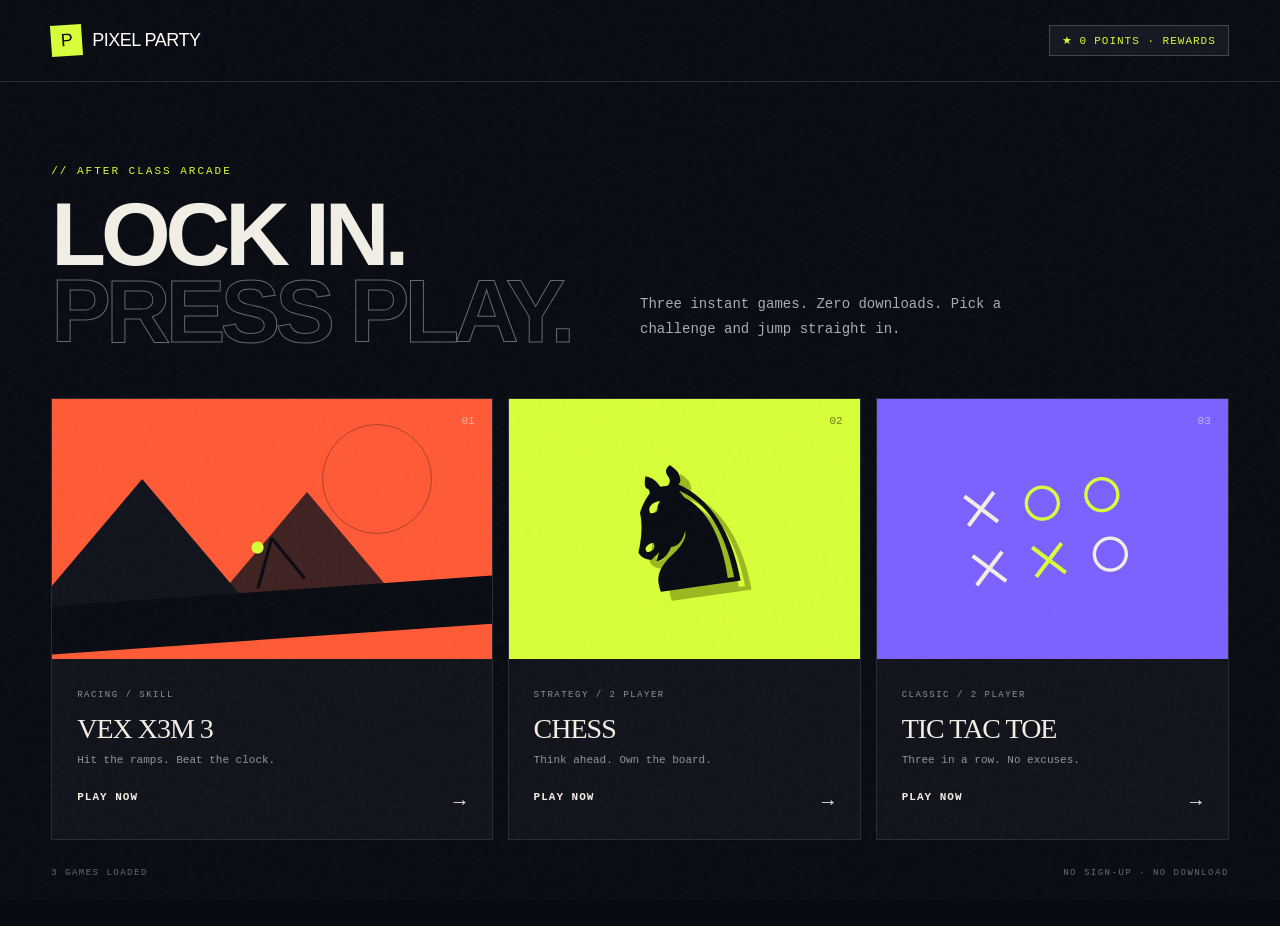
<file: index.html>
<!doctype html>
<html lang="en">
<head>
  <meta charset="UTF-8">
  <meta name="viewport" content="width=device-width, initial-scale=1.0">
  <meta name="theme-color" content="#090b12">
  <title>Pixel Party</title>
  <link rel="stylesheet" href="styles.css">
  <link rel="stylesheet" href="rewards.css">
</head>
<body>
  <div class="noise"></div>
  <header class="topbar">
    <a class="brand" href="index.html" aria-label="Pixel Party home"><span class="brand-mark">P</span>PIXEL PARTY</a>
    <a class="points-pill" href="rewards.html">★ <span data-points>0</span> POINTS · REWARDS</a>
  </header>

  <main>
    <section id="home" class="screen active">
      <div class="hero">
        <p class="eyebrow">// AFTER CLASS ARCADE</p>
        <h1>LOCK IN.<br><span>PRESS PLAY.</span></h1>
        <p class="intro">Three instant games. Zero downloads. Pick a challenge and jump straight in.</p>
      </div>
      <div class="game-grid">
        <a class="game-card bike-card" href="bike.html">
          <div class="card-art bike-art"><span class="sun"></span><span class="mountain one"></span><span class="mountain two"></span><span class="rider">●<b>╱╲</b></span><span class="track"></span><em>01</em></div>
          <div class="card-copy"><span>RACING / SKILL</span><h2>VEX X3M 3</h2><p>Hit the ramps. Beat the clock.</p><b class="play">PLAY NOW <i>→</i></b></div>
        </a>
        <a class="game-card chess-card" href="chess.html">
          <div class="card-art chess-art"><span>♞</span><em>02</em></div>
          <div class="card-copy"><span>STRATEGY / 2 PLAYER</span><h2>CHESS</h2><p>Think ahead. Own the board.</p><b class="play">PLAY NOW <i>→</i></b></div>
        </a>
        <a class="game-card ttt-card" href="tic-tac-toe.html">
          <div class="card-art ttt-art"><div>×<i>○</i><i>○</i>×<i>×</i>○</div><em>03</em></div>
          <div class="card-copy"><span>CLASSIC / 2 PLAYER</span><h2>TIC TAC TOE</h2><p>Three in a row. No excuses.</p><b class="play">PLAY NOW <i>→</i></b></div>
        </a>
      </div>
      <footer><span>3 GAMES LOADED</span><span>NO SIGN-UP · NO DOWNLOAD</span></footer>
    </section>

  </main>
  <script src="rewards.js"></script>
</body>
</html>
</file>
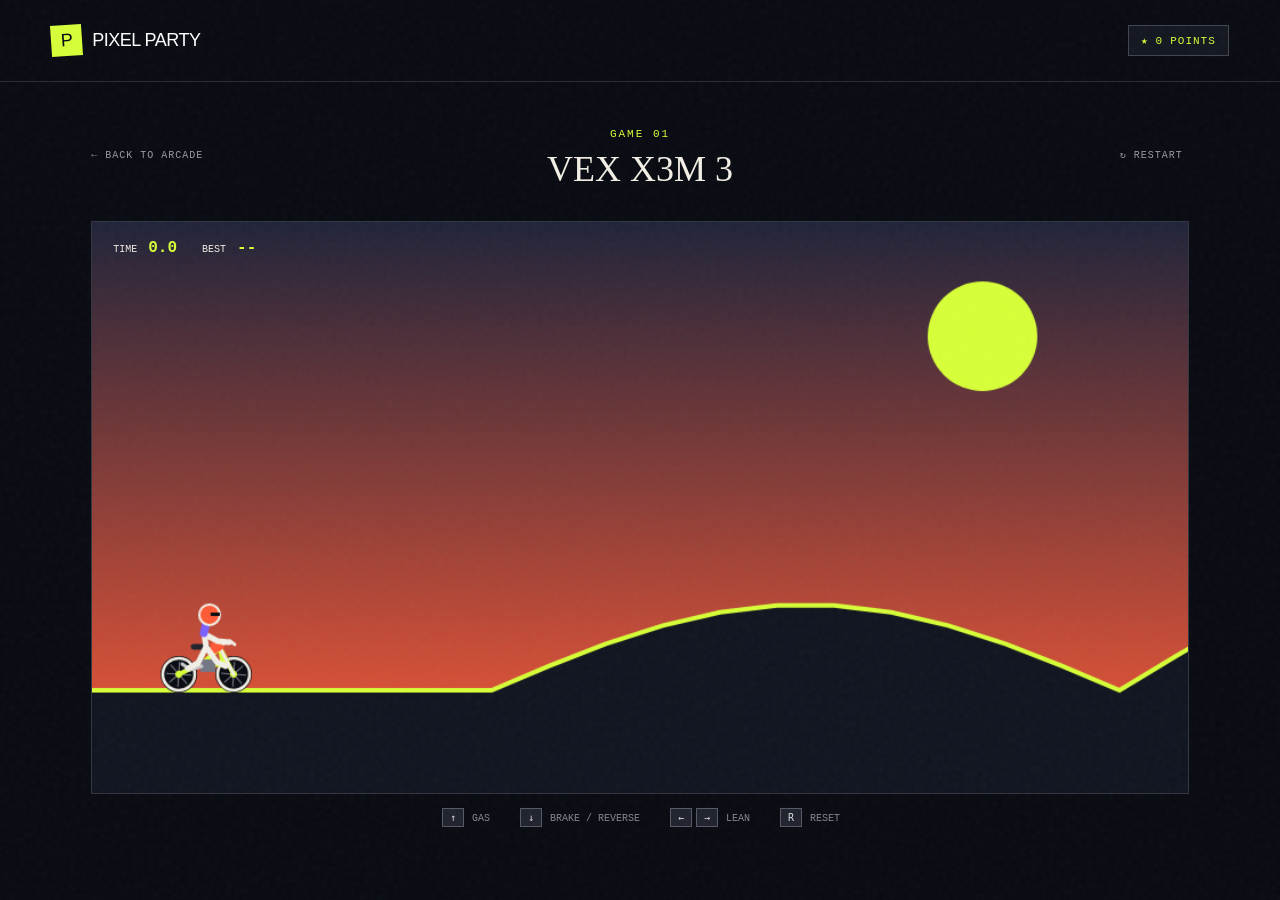
<file: bike.html>
<!doctype html>
<html lang="en">
<head>
  <meta charset="UTF-8">
  <meta name="viewport" content="width=device-width,initial-scale=1">
  <meta name="theme-color" content="#090b12">
  <title>Vex X3M 3 · Pixel Party</title>
  <link rel="stylesheet" href="styles.css">
  <link rel="stylesheet" href="rewards.css">
</head>
<body class="game-page">
  <div class="noise"></div>
  <header class="topbar"><a class="brand" href="index.html"><span class="brand-mark">P</span>PIXEL PARTY</a><a class="points-pill" href="rewards.html">★ <span data-points>0</span> POINTS</a></header>
  <main class="game-screen screen active">
    <div class="game-header"><a class="back" href="index.html">← BACK TO ARCADE</a><div><p>GAME 01</p><h1>VEX X3M 3</h1></div><button id="reset" class="reset">↻ RESTART</button></div>
    <div class="game-panel">
      <div class="hud"><span>TIME <b id="bike-time">0.0</b></span><span>BEST <b id="bike-best">--</b></span></div>
      <canvas id="bike-canvas" width="960" height="500"></canvas>
      <div class="controls"><span><kbd>↑</kbd> GAS</span><span><kbd>↓</kbd> BRAKE / REVERSE</span><span><kbd>←</kbd><kbd>→</kbd> LEAN</span><span><kbd>R</kbd> RESET</span></div>
    </div>
  </main>
  <script src="rewards.js"></script><script src="script.js"></script>
</body>
</html>
</file>
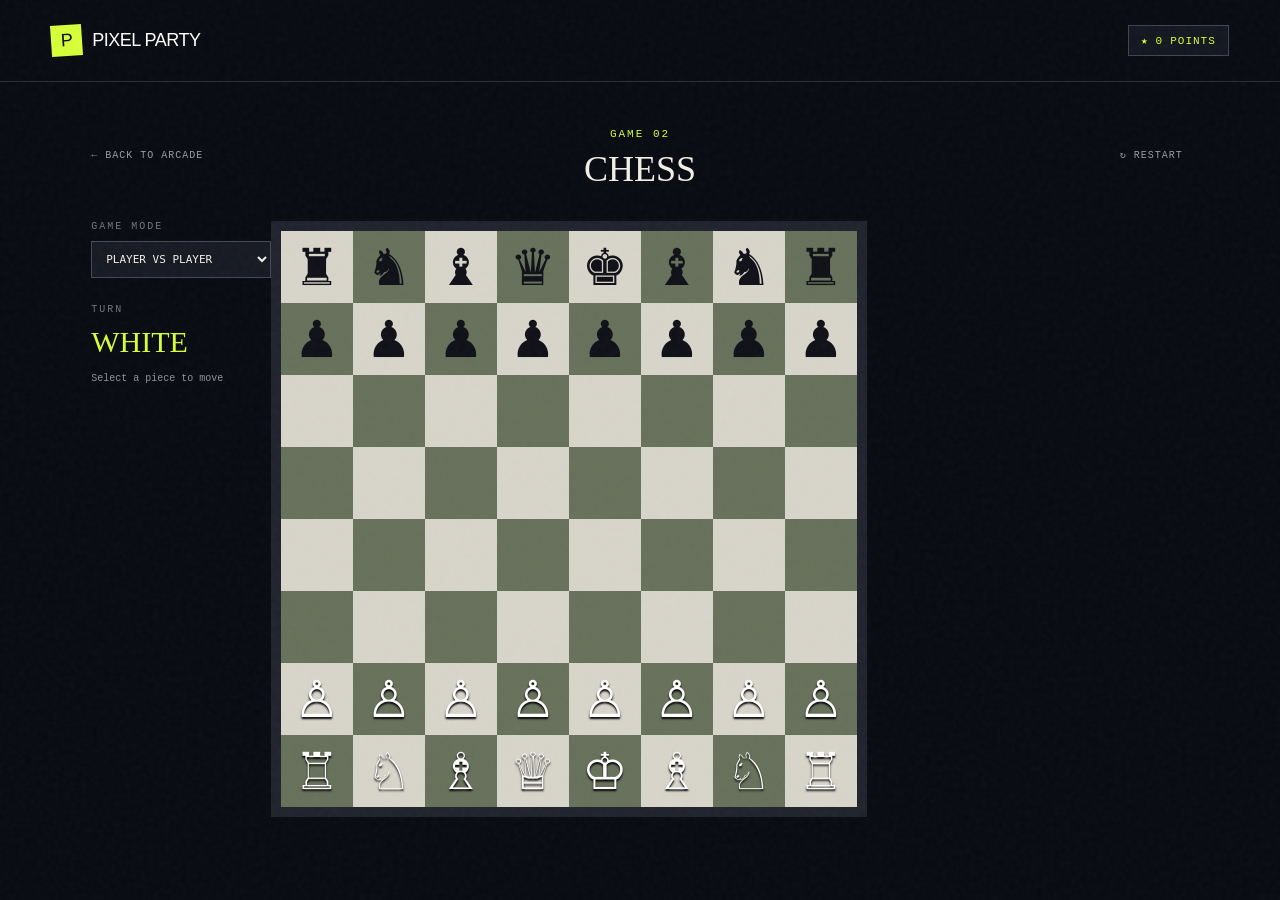
<file: chess.html>
<!doctype html><html lang="en"><head><meta charset="UTF-8"><meta name="viewport" content="width=device-width,initial-scale=1"><meta name="theme-color" content="#090b12"><title>Chess · Pixel Party</title><link rel="stylesheet" href="styles.css"><link rel="stylesheet" href="rewards.css"><style>.mode-picker{display:block;margin:0 0 26px;color:#777;font-size:10px;letter-spacing:2px}.mode-picker select{display:block;width:100%;margin-top:9px;padding:10px;border:1px solid #454955;background:#171a23;color:#f2efe6;font:11px 'DM Mono',monospace;cursor:pointer}.mode-picker select:focus{outline:2px solid var(--acid);outline-offset:2px}.mode-picker select:disabled{cursor:not-allowed;opacity:.55}.chess-board.game-over .square,.square:disabled{cursor:not-allowed}</style></head>
<body class="game-page"><div class="noise"></div><header class="topbar"><a class="brand" href="index.html"><span class="brand-mark">P</span>PIXEL PARTY</a><a class="points-pill" href="rewards.html">★ <span data-points>0</span> POINTS</a></header><main class="game-screen screen active"><div class="game-header"><a class="back" href="index.html">← BACK TO ARCADE</a><div><p>GAME 02</p><h1>CHESS</h1></div><button id="reset" class="reset">↻ RESTART</button></div><div class="game-panel board-layout"><div class="side-panel"><label class="mode-picker">GAME MODE<select id="game-mode" aria-label="Game mode"><option value="player">PLAYER VS PLAYER</option><option value="cpu">PLAYER VS CPU</option></select></label><p>TURN</p><strong id="chess-turn">WHITE</strong><span id="chess-message">Select a piece to move</span></div><div id="chess-board" class="chess-board" aria-label="Chess board"></div></div></main><script src="rewards.js"></script><script src="chess.js"></script></body></html>
</file>
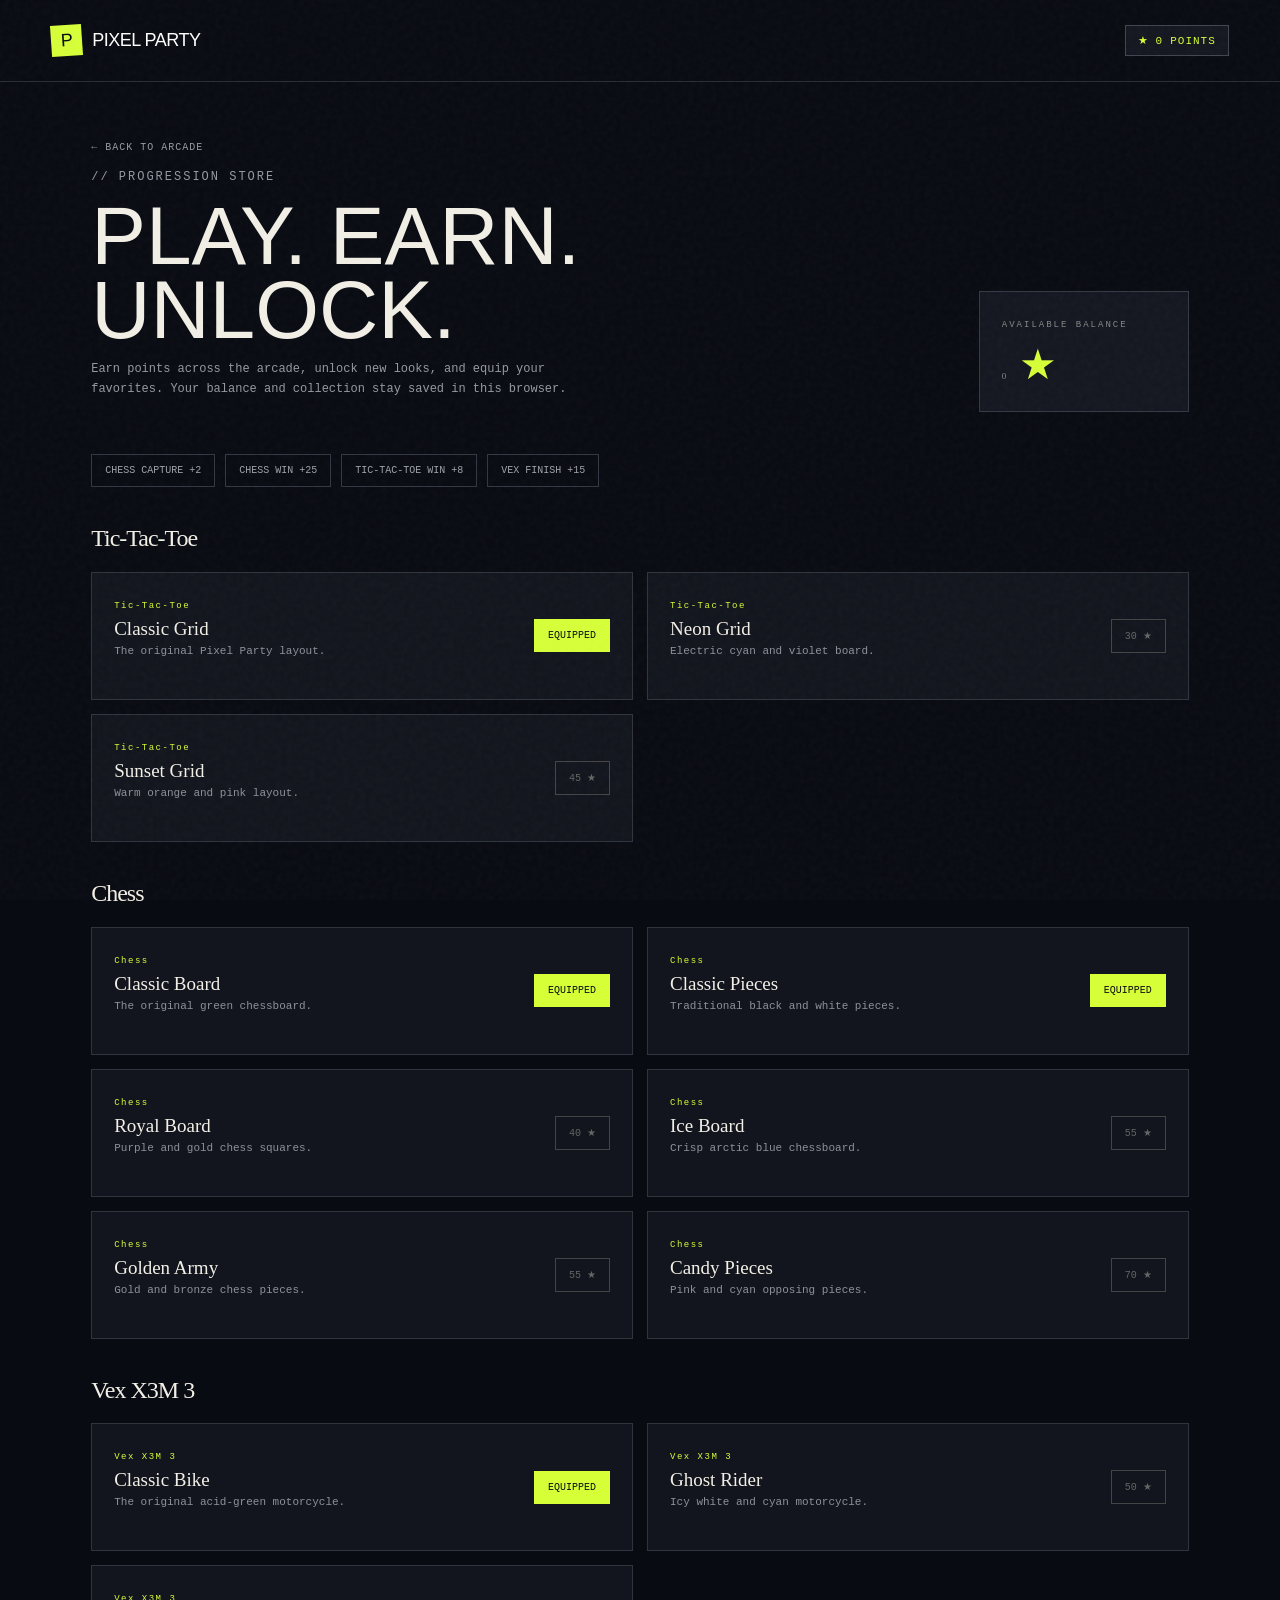
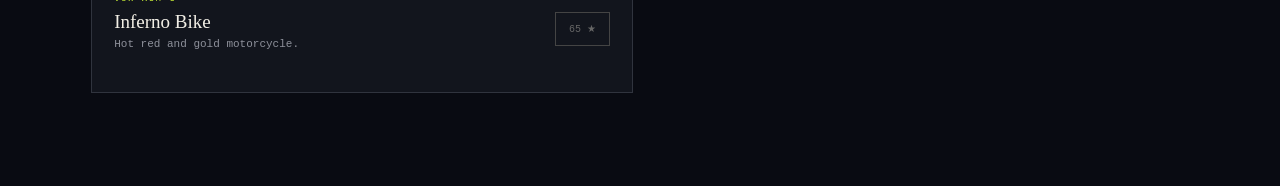
<file: rewards.html>
<!doctype html><html lang="en"><head><meta charset="UTF-8"><meta name="viewport" content="width=device-width,initial-scale=1"><meta name="theme-color" content="#090b12"><title>Rewards · Pixel Party</title><link rel="stylesheet" href="styles.css"><link rel="stylesheet" href="rewards.css"></head><body><div class="noise"></div><header class="topbar"><a class="brand" href="index.html"><span class="brand-mark">P</span>PIXEL PARTY</a><a class="points-pill" href="rewards.html">★ <span data-points>0</span> POINTS</a></header><main class="rewards-page"><a class="back" href="index.html">← BACK TO ARCADE</a><section class="rewards-hero"><div><p class="eyebrow">// PROGRESSION STORE</p><h1>PLAY. EARN.<br>UNLOCK.</h1><p>Earn points across the arcade, unlock new looks, and equip your favorites. Your balance and collection stay saved in this browser.</p></div><div class="balance-card"><span>AVAILABLE BALANCE</span><strong><span data-points>0</span> ★</strong></div></section><div class="earning-guide"><span>CHESS CAPTURE +2</span><span>CHESS WIN +25</span><span>TIC-TAC-TOE WIN +8</span><span>VEX FINISH +15</span></div><div id="reward-shop"></div></main><script src="rewards.js"></script><script>
const shop=document.querySelector('#reward-shop');
function renderShop(){const state=PixelRewards.getState(),groups=[...new Set(PixelRewards.catalog.map(item=>item.game))];shop.innerHTML=groups.map(game=>`<section class="reward-group"><h2>${game}</h2><div class="reward-grid">${PixelRewards.catalog.filter(item=>item.game===game).map(item=>{const owned=state.owned.includes(item.id),equipped=state.equipped[item.type]===item.value,canBuy=state.points>=item.cost;return `<article class="reward-card"><div><span class="game">${item.game}</span><h3>${item.name}</h3><p>${item.description}</p></div><button data-id="${item.id}" ${!owned&&!canBuy?'disabled':''} class="${equipped?'equipped':''}">${equipped?'EQUIPPED':owned?'EQUIP':item.cost+' ★'}</button></article>`}).join('')}</div></section>`).join('');shop.querySelectorAll('button[data-id]').forEach(button=>button.onclick=()=>{const id=button.dataset.id,state=PixelRewards.getState();state.owned.includes(id)?PixelRewards.equip(id):PixelRewards.purchase(id);renderShop()})}
renderShop();window.addEventListener('pixel-rewards-change',renderShop);
</script></body></html>
</file>
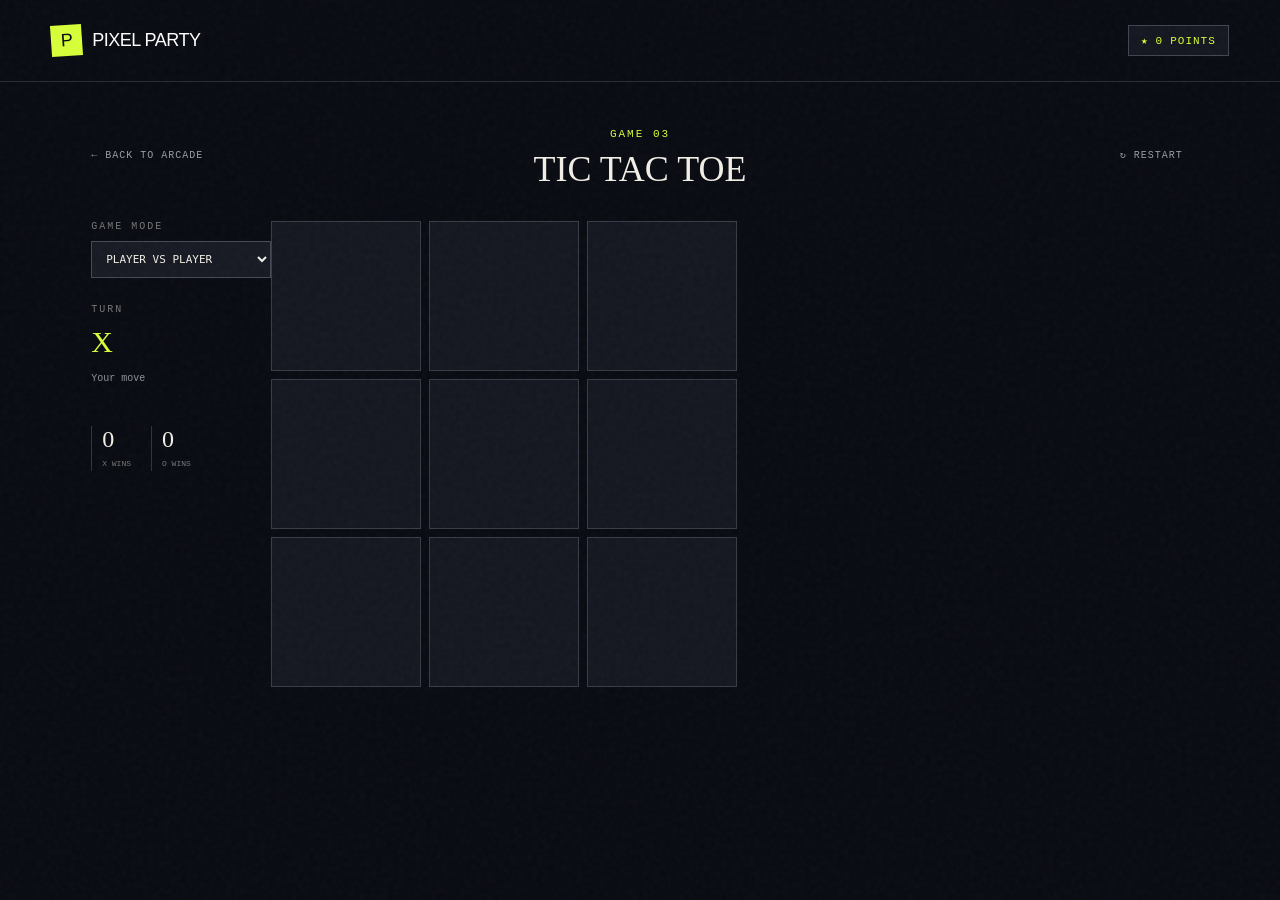
<file: tic-tac-toe.html>
<!doctype html><html lang="en"><head><meta charset="UTF-8"><meta name="viewport" content="width=device-width,initial-scale=1"><meta name="theme-color" content="#090b12"><title>Tic Tac Toe · Pixel Party</title><link rel="stylesheet" href="styles.css"><link rel="stylesheet" href="rewards.css"><style>.mode-picker{display:block;margin:0 0 26px;color:#777;font-size:10px;letter-spacing:2px}.mode-picker select{display:block;width:100%;margin-top:9px;padding:10px;border:1px solid #454955;background:#171a23;color:#f2efe6;font:11px 'DM Mono',monospace;cursor:pointer}.mode-picker select:focus{outline:2px solid var(--acid);outline-offset:2px}.ttt-cell:disabled{cursor:not-allowed}</style></head>
<body class="game-page"><div class="noise"></div><header class="topbar"><a class="brand" href="index.html"><span class="brand-mark">P</span>PIXEL PARTY</a><a class="points-pill" href="rewards.html">★ <span data-points>0</span> POINTS</a></header><main class="game-screen screen active"><div class="game-header"><a class="back" href="index.html">← BACK TO ARCADE</a><div><p>GAME 03</p><h1>TIC TAC TOE</h1></div><button id="reset" class="reset">↻ RESTART</button></div><div class="game-panel board-layout"><div class="side-panel"><label class="mode-picker">GAME MODE<select id="game-mode" aria-label="Game mode"><option value="player">PLAYER VS PLAYER</option><option value="cpu">PLAYER VS CPU</option></select></label><p>TURN</p><strong id="ttt-turn">X</strong><span id="ttt-message">Your move</span><div class="score"><div><b id="x-score">0</b><span id="x-label">X WINS</span></div><div><b id="o-score">0</b><span id="o-label">O WINS</span></div></div></div><div id="ttt-board" class="ttt-board" aria-label="Tic tac toe board"></div></div></main><script src="rewards.js"></script><script src="tic-tac-toe.js"></script></body></html>
</file>
<file: styles.css>
:root{--ink:#090b12;--paper:#f2efe6;--acid:#d7ff38;--orange:#ff5a36;--purple:#7b61ff;--muted:#989aa3}*{box-sizing:border-box}html,body{margin:0;min-height:100%;background:var(--ink);color:var(--paper);font-family:'DM Mono',monospace}button{font:inherit}.noise{position:fixed;inset:0;pointer-events:none;opacity:.035;z-index:10;background-image:url("data:image/svg+xml,%3Csvg viewBox='0 0 180 180' xmlns='http://www.w3.org/2000/svg'%3E%3Cfilter id='n'%3E%3CfeTurbulence type='fractalNoise' baseFrequency='.9' numOctaves='3' stitchTiles='stitch'/%3E%3C/filter%3E%3Crect width='100%25' height='100%25' filter='url(%23n)'/%3E%3C/svg%3E")}.topbar{height:82px;padding:0 4vw;display:flex;align-items:center;justify-content:space-between;border-bottom:1px solid #292c35}.brand{border:0;background:none;color:#fff;font-family:'Archivo Black',sans-serif;font-size:18px;letter-spacing:-.5px;cursor:pointer}.brand-mark{display:inline-grid;place-items:center;background:var(--acid);color:var(--ink);width:31px;height:31px;margin-right:10px;transform:rotate(-4deg)}.status{font-size:10px;letter-spacing:1.5px;color:#8f929b}.status i{display:inline-block;width:7px;height:7px;border-radius:50%;background:var(--acid);box-shadow:0 0 10px var(--acid);margin-right:8px}.screen{display:none}.screen.active{display:block}#home{max-width:1450px;margin:auto;padding:72px 4vw 20px}.hero{display:grid;grid-template-columns:1fr 1fr;align-items:end;margin-bottom:48px}.eyebrow,.game-header p{color:var(--acid);font-size:11px;letter-spacing:2px}.hero h1{grid-row:2;margin:8px 0 0;font-family:'Archivo Black',sans-serif;font-size:clamp(48px,7vw,104px);line-height:.86;letter-spacing:-5px}.hero h1 span{color:transparent;-webkit-text-stroke:1px #656873}.intro{grid-column:2;grid-row:2;max-width:410px;color:#aaacb5;font-size:14px;line-height:1.8;margin:0 0 8px}.game-grid{display:grid;grid-template-columns:1.25fr 1fr 1fr;gap:15px}.game-card{text-align:left;padding:0;border:1px solid #282b34;background:#11131b;color:var(--paper);cursor:pointer;transition:.2s;overflow:hidden}.game-card:hover{transform:translateY(-7px);border-color:#777}.game-card:hover .play i{transform:translateX(6px)}.card-art{height:260px;position:relative;overflow:hidden}.card-art em{position:absolute;top:16px;right:17px;font-style:normal;font-size:11px;color:#fff8}.bike-art{background:var(--orange)}.sun{position:absolute;width:110px;height:110px;border:1px solid #1115;border-radius:50%;top:25px;right:60px}.mountain{position:absolute;bottom:50px;width:220px;height:130px;background:#10131c;clip-path:polygon(50% 0,100% 100%,0 100%)}.mountain.one{left:-20px}.mountain.two{left:145px;opacity:.8;transform:scale(.8)}.track{position:absolute;left:-10%;bottom:20px;width:120%;height:48px;background:var(--ink);transform:rotate(-4deg)}.rider{position:absolute;z-index:2;left:45%;bottom:89px;color:var(--acid);font-size:28px;transform:rotate(-12deg)}.rider b{display:block;font-weight:400;color:var(--ink);font-size:40px;line-height:10px}.chess-art{display:grid;place-items:center;background:var(--acid);color:var(--ink)}.chess-art span{font-family:serif;font-size:170px;transform:rotate(-8deg);text-shadow:10px 10px 0 #99b91f}.chess-art em{color:#1118}.ttt-art{display:grid;place-items:center;background:var(--purple)}.ttt-art div{display:grid;grid-template-columns:repeat(3,60px);font:80px/60px 'Archivo Black';transform:rotate(-8deg)}.ttt-art i{font-style:normal;color:var(--acid)}.card-copy{padding:25px}.card-copy>span{font-size:9px;letter-spacing:1.5px;color:#8f929a}.card-copy h2{font:28px/1 'Archivo Black';margin:13px 0 10px;letter-spacing:-1px}.card-copy p{font-size:11px;color:#92949d}.play{display:flex;justify-content:space-between;margin-top:25px;font-size:11px;letter-spacing:1px}.play i{font-size:20px;font-style:normal;transition:.2s}footer{display:flex;justify-content:space-between;color:#666a75;font-size:9px;letter-spacing:1.5px;padding:28px 0}.game-screen{max-width:1200px;margin:auto;padding:35px 4vw}.game-header{display:grid;grid-template-columns:1fr auto 1fr;align-items:center;margin-bottom:28px}.game-header>div{text-align:center}.game-header h1{font:36px/1 'Archivo Black';margin:6px}.back,.reset{border:0;background:none;color:#999ba4;cursor:pointer;font-size:10px;letter-spacing:1px}.back{text-align:left}.reset{text-align:right}.back:hover,.reset:hover{color:var(--acid)}.game-panel{display:none}.game-panel.active{display:block}.hud{position:absolute;padding:18px 22px;z-index:2;display:flex;gap:25px;font-size:10px}.hud b{color:var(--acid);font-size:16px;margin-left:5px}canvas{width:100%;background:#151824;border:1px solid #323540;display:block}.controls{display:flex;justify-content:center;gap:28px;padding:18px;color:#858892;font-size:10px}.controls kbd{border:1px solid #555965;padding:3px 7px;margin:2px;color:#ddd;background:#20232d}.board-layout.active{display:flex;justify-content:center;align-items:center;gap:50px}.side-panel{width:180px}.side-panel p{font-size:10px;color:#777;letter-spacing:2px}.side-panel strong{font:30px 'Archivo Black';color:var(--acid)}.side-panel>span{display:block;color:#8f929c;font-size:10px;line-height:1.5;margin-top:12px}.chess-board{display:grid;grid-template-columns:repeat(8,clamp(42px,7vw,72px));border:10px solid #20232d}.square{aspect-ratio:1;display:grid;place-items:center;border:0;font:clamp(27px,5vw,51px) serif;cursor:pointer}.square.light{background:#d8d5ca}.square.dark{background:#67715b}.square.selected{box-shadow:inset 0 0 0 5px var(--acid)}.square.move{box-shadow:inset 0 0 0 5px #d7ff3888}.white-piece{color:#fff;text-shadow:0 2px 2px #000}.black-piece{color:#101118}.ttt-board{display:grid;grid-template-columns:repeat(3,150px);gap:8px}.ttt-cell{height:150px;border:1px solid #393c46;background:#141720;color:var(--acid);font:80px 'Archivo Black';cursor:pointer}.ttt-cell:hover{background:#1d202b}.ttt-cell.o{color:var(--purple)}.score{display:flex;gap:20px;margin-top:40px}.score div{border-left:1px solid #333;padding-left:10px}.score b{display:block;font:24px 'Archivo Black'}.score span{font-size:8px;color:#777}@media(max-width:800px){.hero{display:block}.intro{margin-top:25px}.game-grid{grid-template-columns:1fr}.card-art{height:210px}.game-header{grid-template-columns:1fr 1fr}.game-header>div{grid-row:1;grid-column:1/3}.game-header .back,.game-header .reset{grid-row:2;margin-top:25px}.board-layout.active{flex-direction:column-reverse;gap:25px}.side-panel{width:100%;text-align:center}.score{justify-content:center;margin-top:15px}.ttt-board{grid-template-columns:repeat(3,min(28vw,130px))}.ttt-cell{height:min(28vw,130px)}.controls{flex-wrap:wrap}.topbar{height:65px}}
html,body{font-family:Consolas,'Courier New',monospace}.brand,.game-card,.back{text-decoration:none}.game-page .game-panel{display:block}.game-page .board-layout{display:flex}
</file>
<file: rewards.css>
.points-pill{display:inline-flex;align-items:center;gap:7px;padding:8px 12px;border:1px solid #414550;color:var(--acid);font-size:11px;letter-spacing:1px;text-decoration:none;background:#141720}.points-pill:hover{border-color:var(--acid)}
.reward-toast{position:fixed;right:24px;bottom:24px;z-index:50;padding:14px 18px;background:var(--acid);color:var(--ink);font:12px 'DM Mono',monospace;letter-spacing:1px;transform:translateY(25px);opacity:0;transition:.25s}.reward-toast.show{transform:none;opacity:1}
.rewards-page{max-width:1200px;margin:auto;padding:55px 4vw}.rewards-hero{display:flex;align-items:end;justify-content:space-between;gap:30px;margin-bottom:42px}.rewards-hero h1{font:clamp(44px,7vw,82px)/.9 'Archivo Black',sans-serif;margin:8px 0}.rewards-hero p{color:#9699a3;max-width:530px;line-height:1.7;font-size:12px}.balance-card{min-width:210px;border:1px solid #353945;background:#141720;padding:22px}.balance-card span{font-size:9px;letter-spacing:2px;color:#888}.balance-card strong{display:block;color:var(--acid);font:42px 'Archivo Black';margin-top:8px}.reward-group{margin:38px 0}.reward-group h2{font:24px 'Archivo Black';letter-spacing:-1px}.reward-grid{display:grid;grid-template-columns:repeat(2,minmax(0,1fr));gap:14px}.reward-card{border:1px solid #30343e;background:#12151d;padding:22px;display:grid;grid-template-columns:1fr auto;gap:10px}.reward-card .game{color:var(--acid);font-size:9px;letter-spacing:1.5px}.reward-card h3{font:19px 'Archivo Black';margin:5px 0}.reward-card p{color:#8e919b;font-size:11px;margin:0}.reward-card button{grid-column:2;grid-row:1/4;align-self:center;border:1px solid var(--acid);background:transparent;color:var(--acid);padding:10px 13px;cursor:pointer;font-size:10px}.reward-card button:hover,.reward-card button.equipped{background:var(--acid);color:var(--ink)}.reward-card button:disabled{border-color:#444;color:#666;cursor:not-allowed}.earning-guide{display:flex;flex-wrap:wrap;gap:10px;margin-top:35px}.earning-guide span{border:1px solid #333743;padding:10px 13px;color:#a0a3ad;font-size:10px}
html[data-ttt-theme="neon"] .ttt-cell{background:#071e26;border-color:#00e5ff;color:#00e5ff}html[data-ttt-theme="neon"] .ttt-cell.o{color:#c15cff}html[data-ttt-theme="sunset"] .ttt-cell{background:#2a1425;border-color:#ff7043;color:#ffca3a}html[data-ttt-theme="sunset"] .ttt-cell.o{color:#ff4fa3}
html[data-chess-theme="royal"] .square.light{background:#e2c46b}html[data-chess-theme="royal"] .square.dark{background:#65438f}html[data-chess-theme="ice"] .square.light{background:#d9f3ff}html[data-chess-theme="ice"] .square.dark{background:#39789b}
html[data-chess-pieces="gold"] .white-piece{color:#ffe477}html[data-chess-pieces="gold"] .black-piece{color:#8b4d18}html[data-chess-pieces="candy"] .white-piece{color:#ff72bd}html[data-chess-pieces="candy"] .black-piece{color:#23d8ee}
@media(max-width:700px){.rewards-hero{display:block}.balance-card{margin-top:25px}.reward-grid{grid-template-columns:1fr}}
</file>
